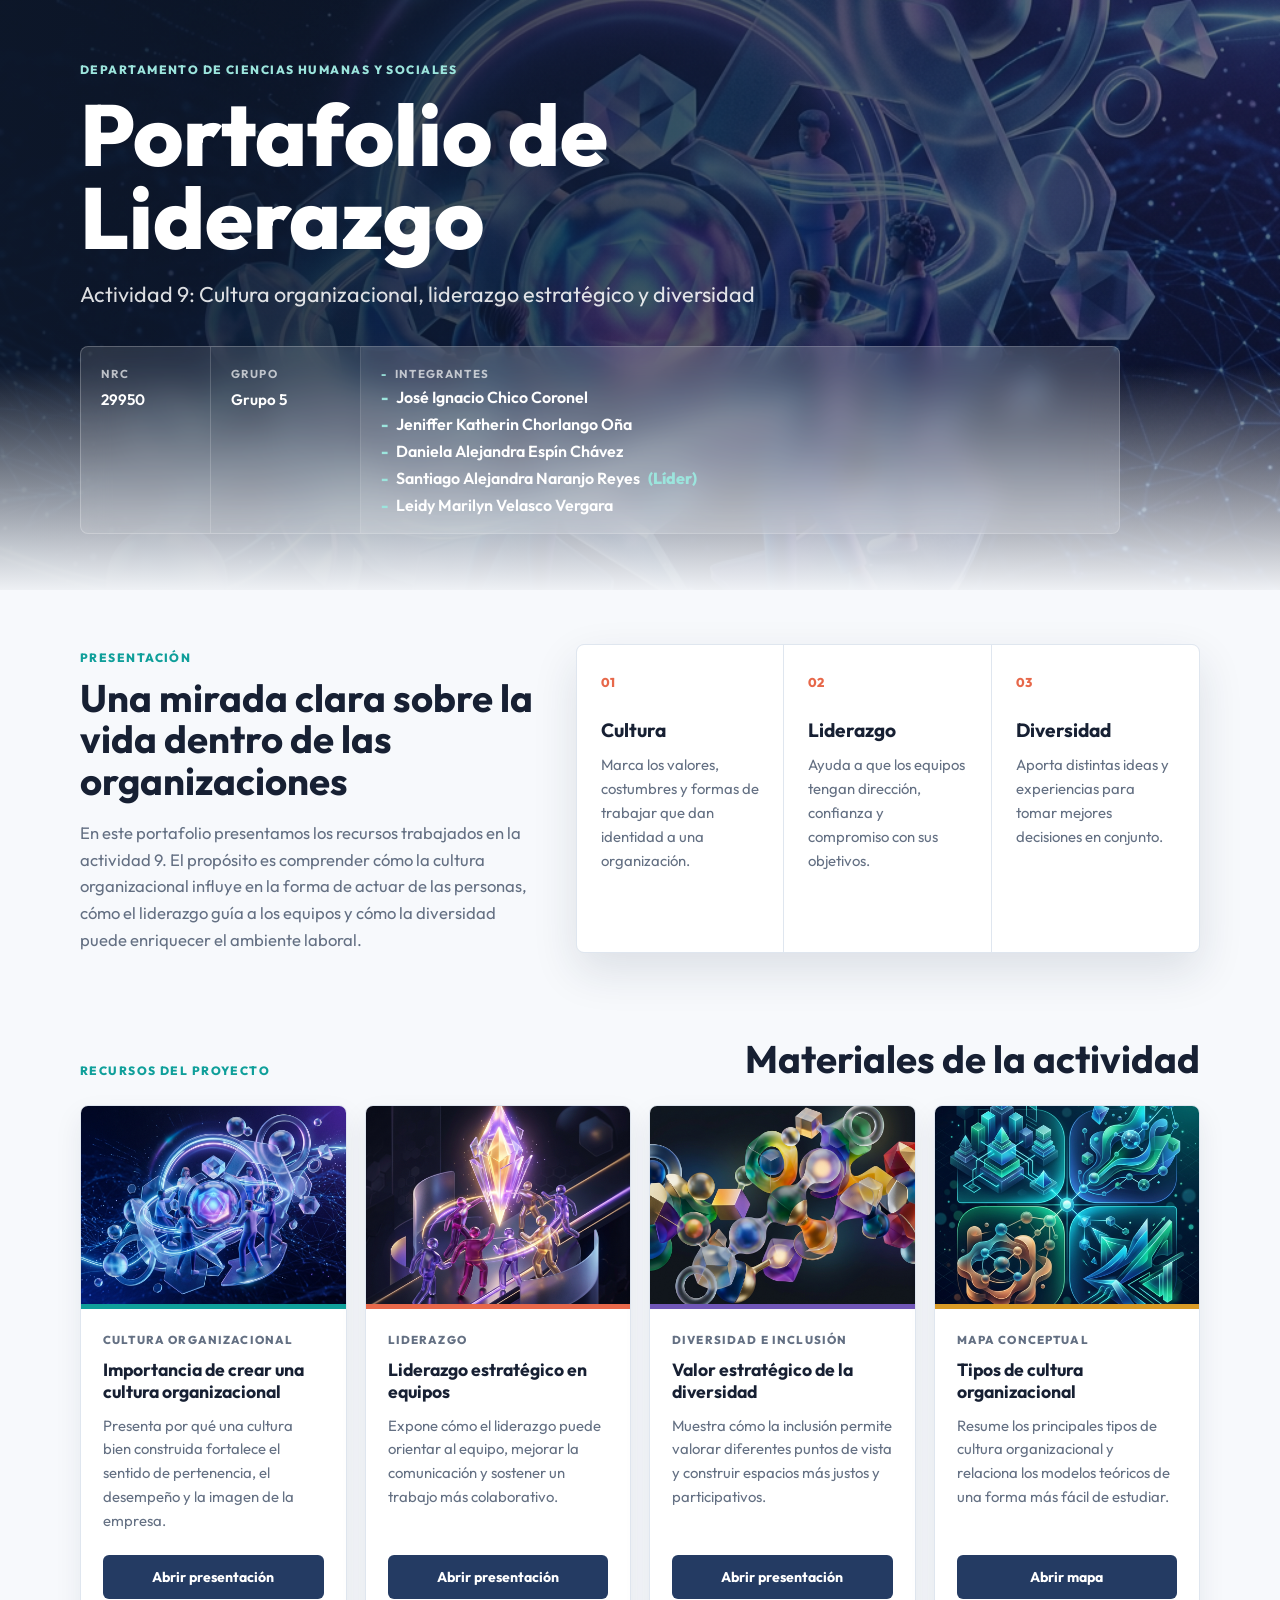
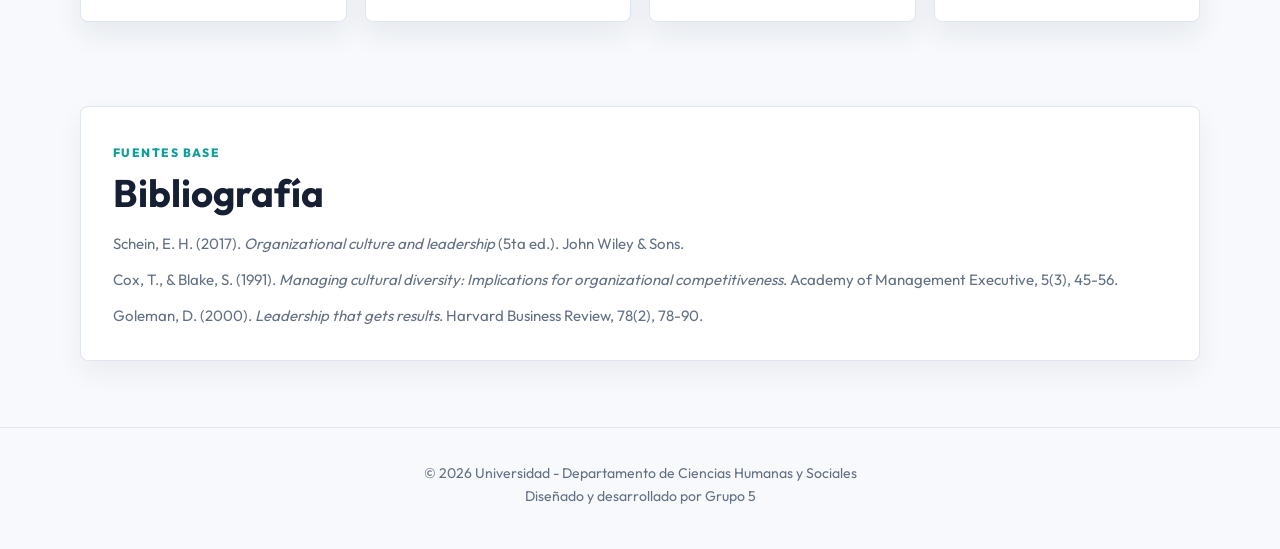
<file: index.html>
<!DOCTYPE html>
<html lang="es">
<head>
    <meta charset="UTF-8">
    <meta name="viewport" content="width=device-width, initial-scale=1.0">
    <title>Portafolio de Liderazgo - Actividad 9</title>
    <link rel="preconnect" href="https://fonts.googleapis.com">
    <link rel="preconnect" href="https://fonts.gstatic.com" crossorigin>
    <link href="https://fonts.googleapis.com/css2?family=Outfit:wght@300;400;500;600;700;800&display=swap" rel="stylesheet">
    <link rel="stylesheet" href="styles.css">
</head>
<body>
    <header class="hero">
        <div class="hero-overlay"></div>
        <div class="hero-content">
            <span class="badge">Departamento de Ciencias Humanas y Sociales</span>
            <h1 class="main-title">Portafolio de Liderazgo</h1>
            <p class="subtitle">Actividad 9: Cultura organizacional, liderazgo estratégico y diversidad</p>

            <div class="project-meta" aria-label="Datos del proyecto">
                <div class="meta-item">
                    <span class="meta-label">NRC</span>
                    <strong>29950</strong>
                </div>
                <div class="meta-item">
                    <span class="meta-label">Grupo</span>
                    <strong>Grupo 5</strong>
                </div>
                <div class="meta-item meta-members">
                    <span class="meta-label">Integrantes</span>
                    <strong>
                        <span>José Ignacio Chico Coronel</span>
                        <span>Jeniffer Katherin Chorlango Oña</span>
                        <span>Daniela Alejandra Espín Chávez</span>
                        <span>Santiago Alejandra Naranjo Reyes <em>(Líder)</em></span>
                        <span>Leidy Marilyn Velasco Vergara</span>
                    </strong>
                </div>
            </div>
        </div>
    </header>

    <main>
        <section class="intro-section fade-in">
            <div class="intro-copy">
                <span class="section-kicker">Presentación</span>
                <h2>Una mirada clara sobre la vida dentro de las organizaciones</h2>
                <p>
                    En este portafolio presentamos los recursos trabajados en la actividad 9. El propósito es comprender cómo la cultura organizacional influye en la forma de actuar de las personas, cómo el liderazgo guía a los equipos y cómo la diversidad puede enriquecer el ambiente laboral.
                </p>
            </div>
            <div class="insight-strip" aria-label="Síntesis de ideas principales">
                <article>
                    <span>01</span>
                    <strong>Cultura</strong>
                    <p>Marca los valores, costumbres y formas de trabajar que dan identidad a una organización.</p>
                </article>
                <article>
                    <span>02</span>
                    <strong>Liderazgo</strong>
                    <p>Ayuda a que los equipos tengan dirección, confianza y compromiso con sus objetivos.</p>
                </article>
                <article>
                    <span>03</span>
                    <strong>Diversidad</strong>
                    <p>Aporta distintas ideas y experiencias para tomar mejores decisiones en conjunto.</p>
                </article>
            </div>
        </section>

        <section class="gallery-section fade-in" aria-labelledby="recursos-title">
            <div class="section-heading">
                <span class="section-kicker">Recursos del proyecto</span>
                <h2 id="recursos-title">Materiales de la actividad</h2>
            </div>

            <div class="cards-grid">
                <article class="card theme-culture">
                    <img src="assets/cultura.png" alt="Representación visual de cultura organizacional">
                    <div class="card-content">
                        <span class="card-category">Cultura organizacional</span>
                        <h3>Importancia de crear una cultura organizacional</h3>
                        <p>Presenta por qué una cultura bien construida fortalece el sentido de pertenencia, el desempeño y la imagen de la empresa.</p>
                        <a href="https://canva.link/q5l4mup9t9b2k7m" target="_blank" rel="noopener" class="btn-primary">Abrir presentación</a>
                    </div>
                </article>

                <article class="card theme-leadership">
                    <img src="assets/liderazgo.png" alt="Representación visual de liderazgo en equipos">
                    <div class="card-content">
                        <span class="card-category">Liderazgo</span>
                        <h3>Liderazgo estratégico en equipos</h3>
                        <p>Expone cómo el liderazgo puede orientar al equipo, mejorar la comunicación y sostener un trabajo más colaborativo.</p>
                        <a href="https://prezi.com/view/oxN9UjwcpUMMY91NxE07/?referral_token=IOHVN7lnB3FN" target="_blank" rel="noopener" class="btn-primary">Abrir presentación</a>
                    </div>
                </article>

                <article class="card theme-diversity">
                    <img src="assets/diversidad.png" alt="Representación visual de diversidad e inclusión">
                    <div class="card-content">
                        <span class="card-category">Diversidad e inclusión</span>
                        <h3>Valor estratégico de la diversidad</h3>
                        <p>Muestra cómo la inclusión permite valorar diferentes puntos de vista y construir espacios más justos y participativos.</p>
                        <a href="https://canva.link/o8pd8vzksym9bm2" target="_blank" rel="noopener" class="btn-primary">Abrir presentación</a>
                    </div>
                </article>

                <article class="card theme-types">
                    <img src="assets/tipos_cultura.png" alt="Representación visual de tipos de cultura organizacional">
                    <div class="card-content">
                        <span class="card-category">Mapa conceptual</span>
                        <h3>Tipos de cultura organizacional</h3>
                        <p>Resume los principales tipos de cultura organizacional y relaciona los modelos teóricos de una forma más fácil de estudiar.</p>
                        <a href="Santi_Tipos_de_cultura_organizacional/gemini-code-1781806603919.html" class="btn-primary">Abrir mapa</a>
                    </div>
                </article>
            </div>
        </section>

        <section class="bib-section fade-in" aria-labelledby="bibliografia-title">
            <div class="bib-card">
                <span class="section-kicker">Fuentes base</span>
                <h2 id="bibliografia-title">Bibliografía</h2>
                <ul class="bib-list">
                    <li>Schein, E. H. (2017). <em>Organizational culture and leadership</em> (5ta ed.). John Wiley & Sons.</li>
                    <li>Cox, T., & Blake, S. (1991). <em>Managing cultural diversity: Implications for organizational competitiveness</em>. Academy of Management Executive, 5(3), 45-56.</li>
                    <li>Goleman, D. (2000). <em>Leadership that gets results</em>. Harvard Business Review, 78(2), 78-90.</li>
                </ul>
            </div>
        </section>
    </main>

    <footer>
        <p>© 2026 Universidad - Departamento de Ciencias Humanas y Sociales</p>
        <p>Diseñado y desarrollado por Grupo 5</p>
    </footer>

    <script src="script.js"></script>
</body>
</html>
</file>
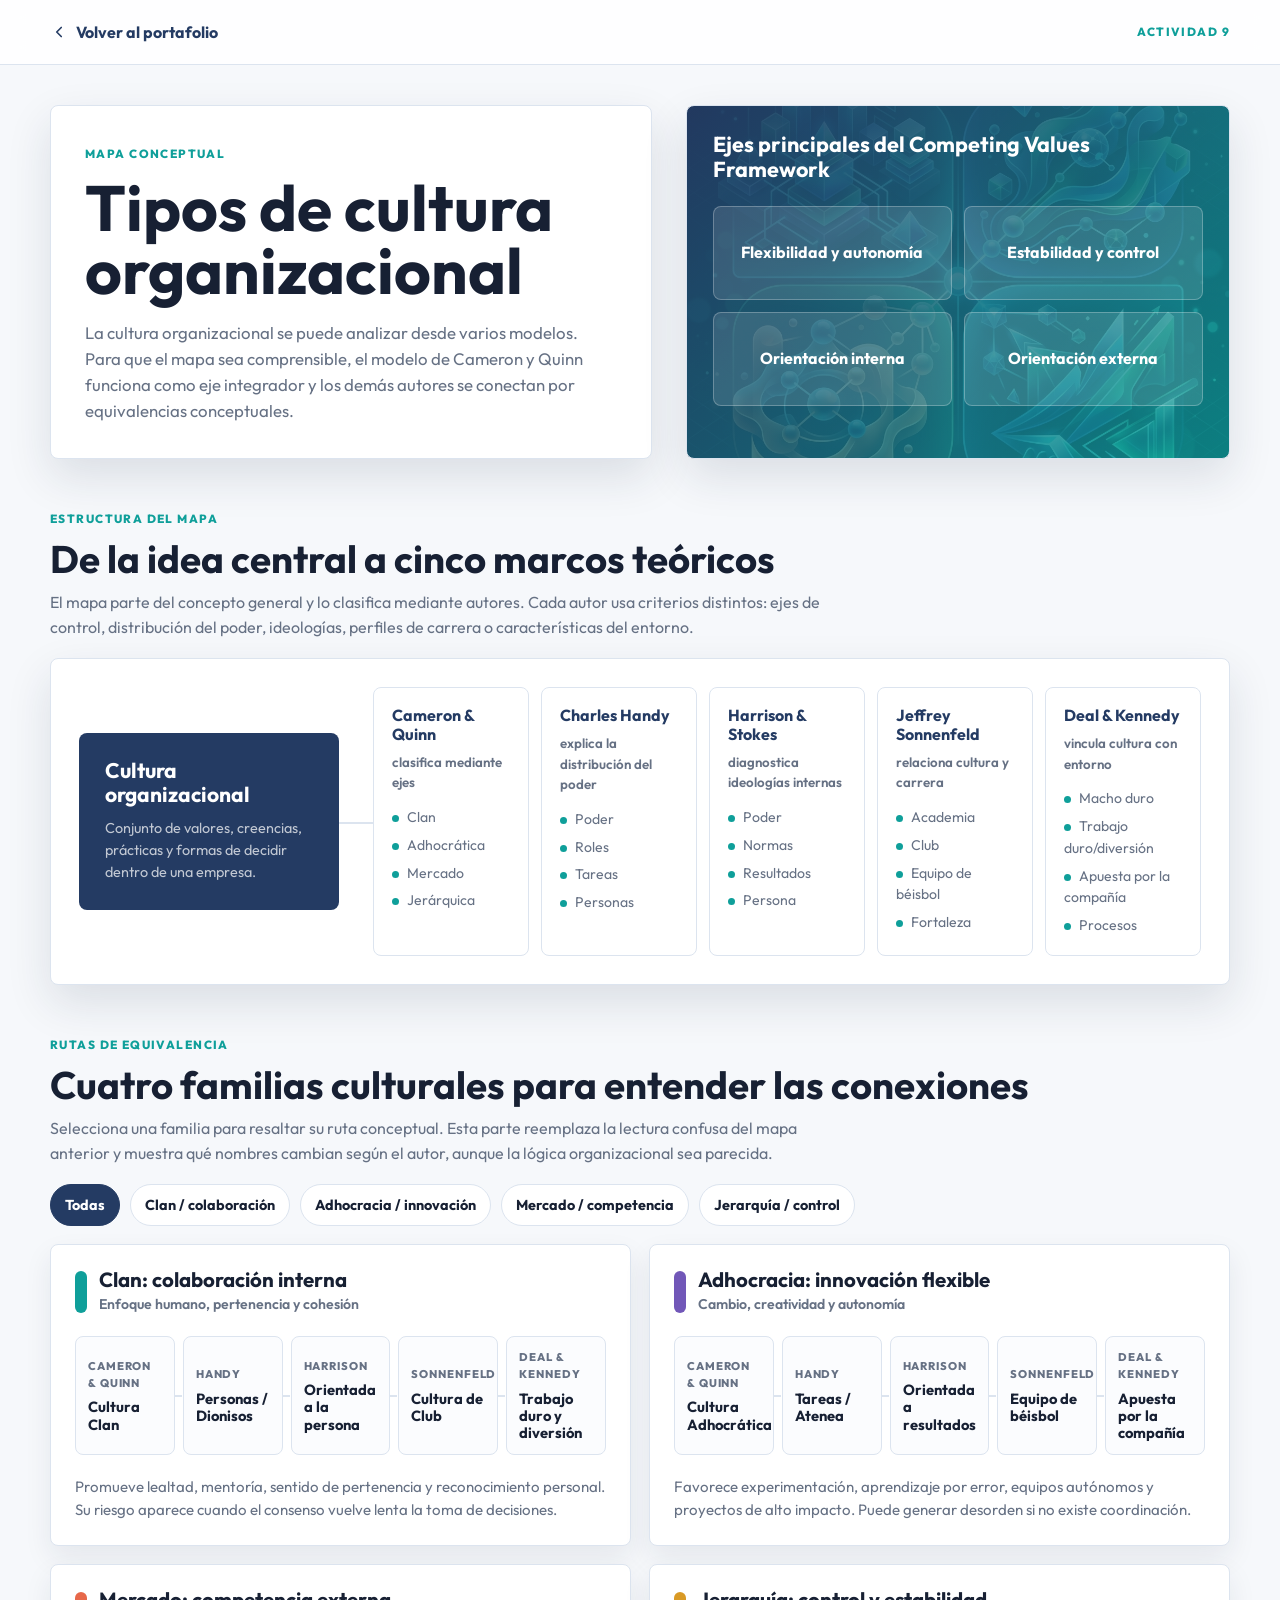
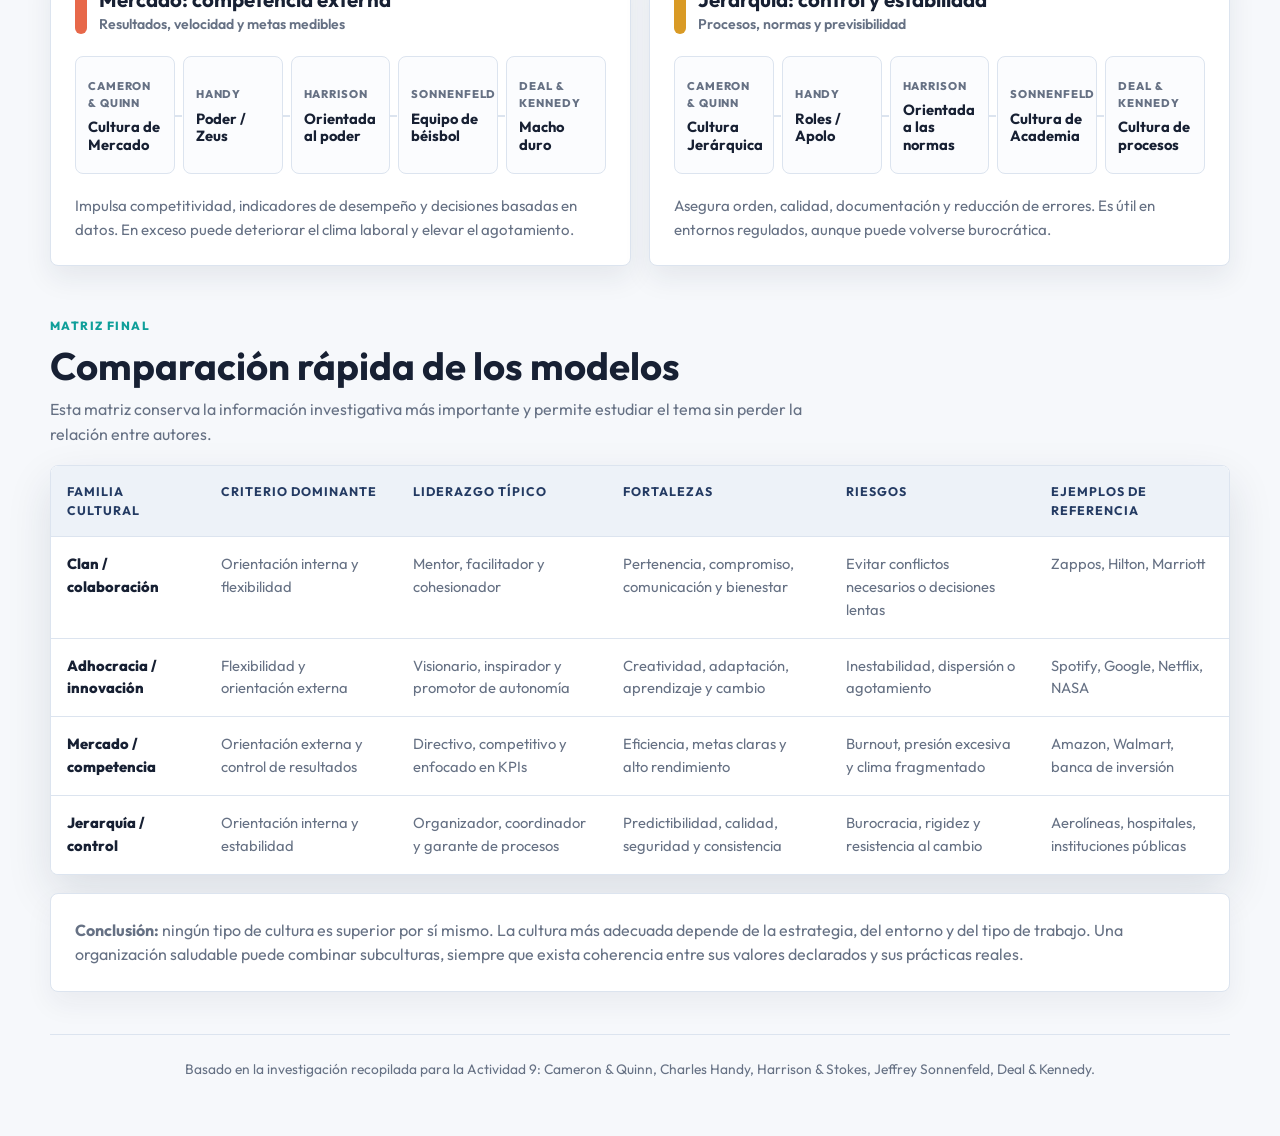
<file: Santi_Tipos_de_cultura_organizacional/gemini-code-1781806603919.html>
<!DOCTYPE html>
<html lang="es">
<head>
<meta charset="UTF-8">
<meta name="viewport" content="width=device-width, initial-scale=1.0">
<title>Mapa Conceptual - Tipos de Cultura Organizacional</title>
<link rel="preconnect" href="https://fonts.googleapis.com">
<link rel="preconnect" href="https://fonts.gstatic.com" crossorigin>
<link href="https://fonts.googleapis.com/css2?family=Outfit:wght@300;400;500;600;700;800&display=swap" rel="stylesheet">
<style>
  :root {
    --ink: #172033;
    --muted: #667184;
    --paper: #f6f8fb;
    --panel: #ffffff;
    --line: #dce4ef;
    --navy: #243b63;
    --teal: #0f9f9a;
    --coral: #e7684a;
    --gold: #d99a25;
    --violet: #7157b8;
    --green: #3a9d63;
    --shadow: 0 18px 45px rgba(26, 40, 68, 0.12);
    --radius: 8px;
  }

  * { box-sizing: border-box; margin: 0; padding: 0; }

  body {
    min-height: 100vh;
    background: var(--paper);
    color: var(--ink);
    font-family: 'Outfit', sans-serif;
    line-height: 1.55;
    -webkit-font-smoothing: antialiased;
  }

  .topbar {
    border-bottom: 1px solid var(--line);
    background: rgba(255, 255, 255, 0.86);
    backdrop-filter: blur(12px);
    position: sticky;
    top: 0;
    z-index: 10;
  }

  .topbar-inner {
    width: min(1180px, calc(100% - 32px));
    margin: 0 auto;
    min-height: 64px;
    display: flex;
    align-items: center;
    justify-content: space-between;
    gap: 18px;
  }

  .btn-back {
    display: inline-flex;
    align-items: center;
    gap: 8px;
    color: var(--navy);
    font-weight: 700;
    text-decoration: none;
  }

  .btn-back svg {
    width: 18px;
    height: 18px;
  }

  .page-shell {
    width: min(1180px, calc(100% - 32px));
    margin: 0 auto;
    padding: 40px 0 56px;
  }

  .hero {
    display: grid;
    grid-template-columns: minmax(0, 1.05fr) minmax(320px, 0.95fr);
    gap: 34px;
    align-items: stretch;
  }

  .hero-copy,
  .axis-card,
  .concept-map,
  .route-card,
  .model-card,
  .matrix-card,
  .note-card {
    border: 1px solid var(--line);
    border-radius: var(--radius);
    background: var(--panel);
    box-shadow: var(--shadow);
  }

  .hero-copy {
    padding: 34px;
  }

  .kicker {
    color: var(--teal);
    font-size: 0.74rem;
    font-weight: 800;
    letter-spacing: 0.12em;
    text-transform: uppercase;
  }

  h1 {
    margin-top: 12px;
    max-width: 760px;
    font-size: clamp(2.2rem, 5vw, 4.3rem);
    line-height: 0.98;
    letter-spacing: 0;
  }

  .hero-copy p {
    margin-top: 18px;
    color: var(--muted);
    font-size: 1.05rem;
  }

  .axis-card {
    padding: 26px;
    background:
      linear-gradient(135deg, rgba(36, 59, 99, 0.94), rgba(15, 159, 154, 0.78)),
      url("../assets/tipos_cultura.png") center / cover no-repeat;
    color: #fff;
  }

  .axis-card h2 {
    font-size: 1.35rem;
    line-height: 1.15;
  }

  .axis-grid {
    margin-top: 24px;
    display: grid;
    grid-template-columns: 1fr 1fr;
    gap: 12px;
  }

  .axis-grid span {
    min-height: 94px;
    display: grid;
    place-items: center;
    padding: 14px;
    border: 1px solid rgba(255, 255, 255, 0.26);
    border-radius: var(--radius);
    background: rgba(255, 255, 255, 0.12);
    text-align: center;
    font-weight: 700;
  }

  .section-head {
    margin: 46px 0 18px;
  }

  .section-head h2 {
    margin-top: 8px;
    font-size: clamp(1.7rem, 3vw, 2.4rem);
    line-height: 1.1;
  }

  .section-head p {
    max-width: 780px;
    margin-top: 10px;
    color: var(--muted);
  }

  .concept-map {
    padding: 28px;
    overflow: hidden;
  }

  .map-grid {
    display: grid;
    grid-template-columns: 260px minmax(0, 1fr);
    gap: 34px;
    align-items: center;
  }

  .root-node {
    position: relative;
    padding: 26px;
    border-radius: var(--radius);
    background: var(--navy);
    color: #fff;
  }

  .root-node::after {
    content: "";
    position: absolute;
    top: 50%;
    right: -35px;
    width: 35px;
    height: 2px;
    background: var(--line);
  }

  .root-node strong {
    display: block;
    font-size: 1.32rem;
    line-height: 1.12;
  }

  .root-node span {
    display: block;
    margin-top: 10px;
    color: rgba(255, 255, 255, 0.72);
    font-size: 0.9rem;
  }

  .branches {
    display: grid;
    grid-template-columns: repeat(5, minmax(0, 1fr));
    gap: 12px;
  }

  .model-card {
    min-height: 230px;
    padding: 18px;
    box-shadow: none;
  }

  .model-card b {
    display: block;
    color: var(--navy);
    font-size: 1rem;
    line-height: 1.18;
  }

  .model-card small {
    display: block;
    margin-top: 8px;
    color: var(--muted);
    font-weight: 600;
  }

  .model-card ul {
    margin-top: 14px;
    list-style: none;
    color: var(--muted);
    font-size: 0.88rem;
  }

  .model-card li + li {
    margin-top: 6px;
  }

  .model-card li::before {
    content: "";
    display: inline-block;
    width: 7px;
    height: 7px;
    margin-right: 8px;
    border-radius: 50%;
    background: var(--teal);
  }

  .controls {
    display: flex;
    flex-wrap: wrap;
    gap: 10px;
    margin-bottom: 18px;
  }

  .route-filter {
    border: 1px solid var(--line);
    border-radius: 999px;
    background: var(--panel);
    color: var(--ink);
    cursor: pointer;
    font: inherit;
    font-size: 0.9rem;
    font-weight: 700;
    padding: 9px 14px;
    transition: background 0.2s ease, color 0.2s ease, border-color 0.2s ease;
  }

  .route-filter.active,
  .route-filter:hover {
    border-color: var(--navy);
    background: var(--navy);
    color: #fff;
  }

  .routes-grid {
    display: grid;
    grid-template-columns: repeat(2, minmax(0, 1fr));
    gap: 18px;
  }

  .route-card {
    padding: 24px;
    box-shadow: 0 12px 28px rgba(26, 40, 68, 0.08);
    transition: transform 0.2s ease, opacity 0.2s ease;
  }

  .route-card.dimmed {
    opacity: 0.22;
  }

  .route-title {
    display: flex;
    align-items: center;
    gap: 12px;
  }

  .route-mark {
    width: 12px;
    height: 42px;
    border-radius: 999px;
    background: var(--teal);
  }

  .route-card[data-route="adhocracia"] .route-mark { background: var(--violet); }
  .route-card[data-route="mercado"] .route-mark { background: var(--coral); }
  .route-card[data-route="jerarquia"] .route-mark { background: var(--gold); }

  .route-title h3 {
    font-size: 1.28rem;
    line-height: 1.08;
  }

  .route-title span {
    color: var(--muted);
    font-size: 0.88rem;
    font-weight: 600;
  }

  .connector-line {
    margin: 20px 0;
    display: grid;
    grid-template-columns: repeat(5, minmax(0, 1fr));
    gap: 8px;
  }

  .concept-node {
    min-height: 118px;
    display: flex;
    flex-direction: column;
    justify-content: center;
    position: relative;
    padding: 12px;
    border: 1px solid var(--line);
    border-radius: var(--radius);
    background: #fbfcfe;
  }

  .concept-node::after {
    content: "";
    position: absolute;
    top: 50%;
    right: -8px;
    width: 8px;
    height: 2px;
    background: var(--line);
  }

  .concept-node:last-child::after {
    display: none;
  }

  .concept-node small {
    color: var(--muted);
    font-size: 0.7rem;
    font-weight: 800;
    letter-spacing: 0.08em;
    text-transform: uppercase;
  }

  .concept-node b {
    margin-top: 6px;
    font-size: 0.92rem;
    line-height: 1.18;
  }

  .route-card p {
    color: var(--muted);
    font-size: 0.94rem;
  }

  .matrix-card {
    overflow: hidden;
  }

  .matrix-scroll {
    overflow-x: auto;
  }

  table {
    width: 100%;
    min-width: 980px;
    border-collapse: collapse;
    background: var(--panel);
  }

  th,
  td {
    padding: 16px;
    border-bottom: 1px solid var(--line);
    text-align: left;
    vertical-align: top;
  }

  th {
    background: #edf2f8;
    color: var(--navy);
    font-size: 0.78rem;
    letter-spacing: 0.08em;
    text-transform: uppercase;
  }

  td {
    color: var(--muted);
    font-size: 0.92rem;
  }

  td:first-child {
    color: var(--ink);
    font-weight: 800;
  }

  tr:last-child td {
    border-bottom: 0;
  }

  .note-card {
    margin-top: 18px;
    padding: 24px;
    box-shadow: 0 12px 28px rgba(26, 40, 68, 0.06);
  }

  .note-card p {
    color: var(--muted);
  }

  footer {
    margin-top: 42px;
    padding-top: 24px;
    border-top: 1px solid var(--line);
    color: var(--muted);
    text-align: center;
    font-size: 0.86rem;
  }

  @media (max-width: 1050px) {
    .hero,
    .map-grid,
    .routes-grid {
      grid-template-columns: 1fr;
    }

    .root-node::after {
      display: none;
    }

    .branches {
      grid-template-columns: repeat(2, minmax(0, 1fr));
    }
  }

  @media (max-width: 720px) {
    .topbar-inner {
      display: grid;
      padding: 12px 0;
    }

    .hero-copy,
    .axis-card,
    .concept-map {
      padding: 22px;
    }

    .axis-grid,
    .branches,
    .connector-line {
      grid-template-columns: 1fr;
    }

    .concept-node::after {
      display: none;
    }
  }
</style>
</head>
<body>
<nav class="topbar" aria-label="Navegación principal">
  <div class="topbar-inner">
    <a href="../index.html" class="btn-back">
      <svg viewBox="0 0 24 24" fill="none" aria-hidden="true">
        <path d="M15 18l-6-6 6-6" stroke="currentColor" stroke-width="2.2" stroke-linecap="round" stroke-linejoin="round"/>
      </svg>
      Volver al portafolio
    </a>
    <span class="kicker">Actividad 9</span>
  </div>
</nav>

<main class="page-shell">
  <section class="hero">
    <div class="hero-copy">
      <span class="kicker">Mapa conceptual</span>
      <h1>Tipos de cultura organizacional</h1>
      <p>
        La cultura organizacional se puede analizar desde varios modelos. Para que el mapa sea comprensible, el modelo de Cameron y Quinn funciona como eje integrador y los demás autores se conectan por equivalencias conceptuales.
      </p>
    </div>

    <aside class="axis-card" aria-label="Ejes de Cameron y Quinn">
      <h2>Ejes principales del Competing Values Framework</h2>
      <div class="axis-grid">
        <span>Flexibilidad y autonomía</span>
        <span>Estabilidad y control</span>
        <span>Orientación interna</span>
        <span>Orientación externa</span>
      </div>
    </aside>
  </section>

  <section class="section-head">
    <span class="kicker">Estructura del mapa</span>
    <h2>De la idea central a cinco marcos teóricos</h2>
    <p>El mapa parte del concepto general y lo clasifica mediante autores. Cada autor usa criterios distintos: ejes de control, distribución del poder, ideologías, perfiles de carrera o características del entorno.</p>
  </section>

  <section class="concept-map" aria-label="Mapa conceptual de modelos">
    <div class="map-grid">
      <div class="root-node">
        <strong>Cultura organizacional</strong>
        <span>Conjunto de valores, creencias, prácticas y formas de decidir dentro de una empresa.</span>
      </div>

      <div class="branches">
        <article class="model-card">
          <b>Cameron &amp; Quinn</b>
          <small>clasifica mediante ejes</small>
          <ul>
            <li>Clan</li>
            <li>Adhocrática</li>
            <li>Mercado</li>
            <li>Jerárquica</li>
          </ul>
        </article>
        <article class="model-card">
          <b>Charles Handy</b>
          <small>explica la distribución del poder</small>
          <ul>
            <li>Poder</li>
            <li>Roles</li>
            <li>Tareas</li>
            <li>Personas</li>
          </ul>
        </article>
        <article class="model-card">
          <b>Harrison &amp; Stokes</b>
          <small>diagnostica ideologías internas</small>
          <ul>
            <li>Poder</li>
            <li>Normas</li>
            <li>Resultados</li>
            <li>Persona</li>
          </ul>
        </article>
        <article class="model-card">
          <b>Jeffrey Sonnenfeld</b>
          <small>relaciona cultura y carrera</small>
          <ul>
            <li>Academia</li>
            <li>Club</li>
            <li>Equipo de béisbol</li>
            <li>Fortaleza</li>
          </ul>
        </article>
        <article class="model-card">
          <b>Deal &amp; Kennedy</b>
          <small>vincula cultura con entorno</small>
          <ul>
            <li>Macho duro</li>
            <li>Trabajo duro/diversión</li>
            <li>Apuesta por la compañía</li>
            <li>Procesos</li>
          </ul>
        </article>
      </div>
    </div>
  </section>

  <section class="section-head">
    <span class="kicker">Rutas de equivalencia</span>
    <h2>Cuatro familias culturales para entender las conexiones</h2>
    <p>Selecciona una familia para resaltar su ruta conceptual. Esta parte reemplaza la lectura confusa del mapa anterior y muestra qué nombres cambian según el autor, aunque la lógica organizacional sea parecida.</p>
  </section>

  <div class="controls" aria-label="Filtros del mapa">
    <button class="route-filter active" data-filter="todas">Todas</button>
    <button class="route-filter" data-filter="clan">Clan / colaboración</button>
    <button class="route-filter" data-filter="adhocracia">Adhocracia / innovación</button>
    <button class="route-filter" data-filter="mercado">Mercado / competencia</button>
    <button class="route-filter" data-filter="jerarquia">Jerarquía / control</button>
  </div>

  <section class="routes-grid" aria-label="Rutas culturales comparativas">
    <article class="route-card" data-route="clan">
      <div class="route-title">
        <span class="route-mark"></span>
        <div>
          <h3>Clan: colaboración interna</h3>
          <span>Enfoque humano, pertenencia y cohesión</span>
        </div>
      </div>
      <div class="connector-line">
        <div class="concept-node"><small>Cameron &amp; Quinn</small><b>Cultura Clan</b></div>
        <div class="concept-node"><small>Handy</small><b>Personas / Dionisos</b></div>
        <div class="concept-node"><small>Harrison</small><b>Orientada a la persona</b></div>
        <div class="concept-node"><small>Sonnenfeld</small><b>Cultura de Club</b></div>
        <div class="concept-node"><small>Deal &amp; Kennedy</small><b>Trabajo duro y diversión</b></div>
      </div>
      <p>Promueve lealtad, mentoría, sentido de pertenencia y reconocimiento personal. Su riesgo aparece cuando el consenso vuelve lenta la toma de decisiones.</p>
    </article>

    <article class="route-card" data-route="adhocracia">
      <div class="route-title">
        <span class="route-mark"></span>
        <div>
          <h3>Adhocracia: innovación flexible</h3>
          <span>Cambio, creatividad y autonomía</span>
        </div>
      </div>
      <div class="connector-line">
        <div class="concept-node"><small>Cameron &amp; Quinn</small><b>Cultura Adhocrática</b></div>
        <div class="concept-node"><small>Handy</small><b>Tareas / Atenea</b></div>
        <div class="concept-node"><small>Harrison</small><b>Orientada a resultados</b></div>
        <div class="concept-node"><small>Sonnenfeld</small><b>Equipo de béisbol</b></div>
        <div class="concept-node"><small>Deal &amp; Kennedy</small><b>Apuesta por la compañía</b></div>
      </div>
      <p>Favorece experimentación, aprendizaje por error, equipos autónomos y proyectos de alto impacto. Puede generar desorden si no existe coordinación.</p>
    </article>

    <article class="route-card" data-route="mercado">
      <div class="route-title">
        <span class="route-mark"></span>
        <div>
          <h3>Mercado: competencia externa</h3>
          <span>Resultados, velocidad y metas medibles</span>
        </div>
      </div>
      <div class="connector-line">
        <div class="concept-node"><small>Cameron &amp; Quinn</small><b>Cultura de Mercado</b></div>
        <div class="concept-node"><small>Handy</small><b>Poder / Zeus</b></div>
        <div class="concept-node"><small>Harrison</small><b>Orientada al poder</b></div>
        <div class="concept-node"><small>Sonnenfeld</small><b>Equipo de béisbol</b></div>
        <div class="concept-node"><small>Deal &amp; Kennedy</small><b>Macho duro</b></div>
      </div>
      <p>Impulsa competitividad, indicadores de desempeño y decisiones basadas en datos. En exceso puede deteriorar el clima laboral y elevar el agotamiento.</p>
    </article>

    <article class="route-card" data-route="jerarquia">
      <div class="route-title">
        <span class="route-mark"></span>
        <div>
          <h3>Jerarquía: control y estabilidad</h3>
          <span>Procesos, normas y previsibilidad</span>
        </div>
      </div>
      <div class="connector-line">
        <div class="concept-node"><small>Cameron &amp; Quinn</small><b>Cultura Jerárquica</b></div>
        <div class="concept-node"><small>Handy</small><b>Roles / Apolo</b></div>
        <div class="concept-node"><small>Harrison</small><b>Orientada a las normas</b></div>
        <div class="concept-node"><small>Sonnenfeld</small><b>Cultura de Academia</b></div>
        <div class="concept-node"><small>Deal &amp; Kennedy</small><b>Cultura de procesos</b></div>
      </div>
      <p>Asegura orden, calidad, documentación y reducción de errores. Es útil en entornos regulados, aunque puede volverse burocrática.</p>
    </article>
  </section>

  <section class="section-head">
    <span class="kicker">Matriz final</span>
    <h2>Comparación rápida de los modelos</h2>
    <p>Esta matriz conserva la información investigativa más importante y permite estudiar el tema sin perder la relación entre autores.</p>
  </section>

  <section class="matrix-card" aria-label="Matriz de equivalencias">
    <div class="matrix-scroll">
      <table>
        <thead>
          <tr>
            <th>Familia cultural</th>
            <th>Criterio dominante</th>
            <th>Liderazgo típico</th>
            <th>Fortalezas</th>
            <th>Riesgos</th>
            <th>Ejemplos de referencia</th>
          </tr>
        </thead>
        <tbody>
          <tr>
            <td>Clan / colaboración</td>
            <td>Orientación interna y flexibilidad</td>
            <td>Mentor, facilitador y cohesionador</td>
            <td>Pertenencia, compromiso, comunicación y bienestar</td>
            <td>Evitar conflictos necesarios o decisiones lentas</td>
            <td>Zappos, Hilton, Marriott</td>
          </tr>
          <tr>
            <td>Adhocracia / innovación</td>
            <td>Flexibilidad y orientación externa</td>
            <td>Visionario, inspirador y promotor de autonomía</td>
            <td>Creatividad, adaptación, aprendizaje y cambio</td>
            <td>Inestabilidad, dispersión o agotamiento</td>
            <td>Spotify, Google, Netflix, NASA</td>
          </tr>
          <tr>
            <td>Mercado / competencia</td>
            <td>Orientación externa y control de resultados</td>
            <td>Directivo, competitivo y enfocado en KPIs</td>
            <td>Eficiencia, metas claras y alto rendimiento</td>
            <td>Burnout, presión excesiva y clima fragmentado</td>
            <td>Amazon, Walmart, banca de inversión</td>
          </tr>
          <tr>
            <td>Jerarquía / control</td>
            <td>Orientación interna y estabilidad</td>
            <td>Organizador, coordinador y garante de procesos</td>
            <td>Predictibilidad, calidad, seguridad y consistencia</td>
            <td>Burocracia, rigidez y resistencia al cambio</td>
            <td>Aerolíneas, hospitales, instituciones públicas</td>
          </tr>
        </tbody>
      </table>
    </div>
  </section>

  <aside class="note-card">
    <p><strong>Conclusión:</strong> ningún tipo de cultura es superior por sí mismo. La cultura más adecuada depende de la estrategia, del entorno y del tipo de trabajo. Una organización saludable puede combinar subculturas, siempre que exista coherencia entre sus valores declarados y sus prácticas reales.</p>
  </aside>

  <footer>
    Basado en la investigación recopilada para la Actividad 9: Cameron &amp; Quinn, Charles Handy, Harrison &amp; Stokes, Jeffrey Sonnenfeld, Deal &amp; Kennedy.
  </footer>
</main>

<script>
document.addEventListener("DOMContentLoaded", () => {
  const buttons = document.querySelectorAll(".route-filter");
  const cards = document.querySelectorAll(".route-card");

  buttons.forEach((button) => {
    button.addEventListener("click", () => {
      const filter = button.dataset.filter;
      buttons.forEach((item) => item.classList.remove("active"));
      button.classList.add("active");

      cards.forEach((card) => {
        const visible = filter === "todas" || card.dataset.route === filter;
        card.classList.toggle("dimmed", !visible);
      });
    });
  });
});
</script>
</body>
</html>
</file>
<file: styles.css>
:root {
    --ink: #172033;
    --muted: #647083;
    --paper: #f7f9fc;
    --panel: #ffffff;
    --line: #dfe6ef;
    --navy: #243b63;
    --teal: #0f9f9a;
    --coral: #e7684a;
    --gold: #d99a25;
    --violet: #7157b8;
    --shadow: 0 18px 45px rgba(26, 40, 68, 0.12);
    --radius: 8px;
}

* {
    box-sizing: border-box;
    margin: 0;
    padding: 0;
}

body {
    background: var(--paper);
    color: var(--ink);
    font-family: 'Outfit', sans-serif;
    line-height: 1.6;
    -webkit-font-smoothing: antialiased;
}

.hero {
    min-height: 560px;
    position: relative;
    display: grid;
    align-items: end;
    padding: 56px 24px;
    overflow: hidden;
    background:
        linear-gradient(90deg, rgba(14, 24, 40, 0.9), rgba(14, 24, 40, 0.56)),
        url("assets/cultura.png") center / cover no-repeat;
    color: #fff;
}

.hero-overlay {
    position: absolute;
    inset: auto 0 0;
    height: 38%;
    background: linear-gradient(180deg, transparent, rgba(247, 249, 252, 0.96));
    pointer-events: none;
}

.hero-content {
    position: relative;
    z-index: 1;
    width: min(1120px, 100%);
    margin: 0 auto;
}

.badge,
.section-kicker {
    display: inline-flex;
    align-items: center;
    color: var(--teal);
    font-size: 0.75rem;
    font-weight: 800;
    letter-spacing: 0.12em;
    text-transform: uppercase;
}

.badge {
    color: #9ce5dd;
    margin-bottom: 14px;
}

.main-title {
    max-width: 760px;
    font-size: clamp(2.6rem, 7vw, 5.4rem);
    font-weight: 800;
    line-height: 0.96;
}

.subtitle {
    max-width: 680px;
    margin-top: 18px;
    color: rgba(255, 255, 255, 0.86);
    font-size: clamp(1.05rem, 2vw, 1.35rem);
    font-weight: 400;
}

.project-meta {
    width: min(1040px, 100%);
    margin-top: 34px;
    display: grid;
    grid-template-columns: 130px 150px minmax(0, 1fr);
    border: 1px solid rgba(255, 255, 255, 0.24);
    background: rgba(255, 255, 255, 0.12);
    backdrop-filter: blur(14px);
    border-radius: var(--radius);
    overflow: hidden;
}

.meta-item {
    padding: 18px 20px;
    border-right: 1px solid rgba(255, 255, 255, 0.18);
}

.meta-item:last-child {
    border-right: 0;
}

.meta-label {
    display: block;
    margin-bottom: 4px;
    color: rgba(255, 255, 255, 0.68);
    font-size: 0.72rem;
    font-weight: 700;
    letter-spacing: 0.1em;
    text-transform: uppercase;
}

.meta-item strong {
    font-size: 0.95rem;
    font-weight: 600;
}

.meta-members {
    background: rgba(255, 255, 255, 0.08);
}

.meta-members strong {
    display: flex;
    flex-direction: column;
    gap: 7px;
    font-size: 1rem;
    line-height: 1.25;
}

.meta-members span {
    display: flex;
    align-items: baseline;
    gap: 8px;
}

.meta-members span::before {
    content: "-";
    color: #9ce5dd;
    font-weight: 800;
}

.meta-members em {
    color: #9ce5dd;
    font-style: normal;
    font-weight: 800;
}

main {
    position: relative;
    z-index: 2;
}

.intro-section,
.gallery-section,
.bib-section {
    width: min(1120px, calc(100% - 40px));
    margin: 0 auto;
}

.intro-section {
    display: grid;
    grid-template-columns: minmax(0, 0.85fr) minmax(0, 1.15fr);
    gap: 34px;
    padding: 54px 0 36px;
}

.intro-copy h2,
.section-heading h2,
.bib-card h2 {
    margin-top: 8px;
    color: var(--ink);
    font-size: clamp(1.8rem, 3vw, 2.7rem);
    line-height: 1.08;
}

.intro-copy p {
    margin-top: 18px;
    color: var(--muted);
    font-size: 1.04rem;
}

.insight-strip {
    display: grid;
    grid-template-columns: repeat(3, 1fr);
    gap: 1px;
    overflow: hidden;
    border: 1px solid var(--line);
    border-radius: var(--radius);
    background: var(--line);
    box-shadow: var(--shadow);
}

.insight-strip article {
    min-height: 190px;
    padding: 24px;
    background: var(--panel);
}

.insight-strip span {
    color: var(--coral);
    font-weight: 800;
    font-size: 0.8rem;
}

.insight-strip strong {
    display: block;
    margin-top: 20px;
    font-size: 1.2rem;
}

.insight-strip p {
    margin-top: 8px;
    color: var(--muted);
    font-size: 0.93rem;
}

.gallery-section,
.bib-section {
    padding: 42px 0;
}

.section-heading {
    display: flex;
    align-items: end;
    justify-content: space-between;
    gap: 28px;
    margin-bottom: 24px;
}

.cards-grid {
    display: grid;
    grid-template-columns: repeat(4, minmax(0, 1fr));
    gap: 18px;
}

.card {
    display: flex;
    min-height: 100%;
    flex-direction: column;
    overflow: hidden;
    border: 1px solid var(--line);
    border-radius: var(--radius);
    background: var(--panel);
    box-shadow: 0 12px 28px rgba(26, 40, 68, 0.08);
    transition: transform 0.2s ease, box-shadow 0.2s ease;
}

.card:hover {
    transform: translateY(-5px);
    box-shadow: var(--shadow);
}

.card img {
    width: 100%;
    aspect-ratio: 4 / 3;
    object-fit: cover;
}

.card-content {
    display: flex;
    flex: 1;
    flex-direction: column;
    padding: 22px;
    border-top: 5px solid var(--navy);
}

.theme-culture .card-content { border-color: var(--teal); }
.theme-leadership .card-content { border-color: var(--coral); }
.theme-diversity .card-content { border-color: var(--violet); }
.theme-types .card-content { border-color: var(--gold); }

.card-category {
    color: var(--muted);
    font-size: 0.72rem;
    font-weight: 800;
    letter-spacing: 0.1em;
    text-transform: uppercase;
}

.card h3 {
    margin-top: 10px;
    color: var(--ink);
    font-size: 1.1rem;
    line-height: 1.2;
}

.card p {
    margin: 12px 0 22px;
    color: var(--muted);
    font-size: 0.93rem;
}

.btn-primary {
    display: inline-flex;
    align-items: center;
    justify-content: center;
    min-height: 44px;
    margin-top: auto;
    padding: 11px 16px;
    border: 0;
    border-radius: 6px;
    background: var(--navy);
    color: #fff;
    font-family: inherit;
    font-size: 0.88rem;
    font-weight: 700;
    text-decoration: none;
    transition: background 0.2s ease, transform 0.2s ease;
}

.btn-primary:hover {
    background: #162944;
}

.btn-primary.btn-disabled,
.btn-primary:disabled {
    background: #e8edf4;
    color: #8793a6;
    cursor: not-allowed;
}

.bib-card {
    border: 1px solid var(--line);
    border-radius: var(--radius);
    background: var(--panel);
    padding: 26px;
    box-shadow: 0 12px 28px rgba(26, 40, 68, 0.06);
}

.bib-card {
    padding: 32px;
}

.bib-list {
    margin-top: 18px;
    list-style: none;
}

.bib-list li {
    padding-left: 22px;
    text-indent: -22px;
    color: var(--muted);
    font-size: 0.94rem;
}

.bib-list li + li {
    margin-top: 12px;
}

footer {
    margin-top: 24px;
    padding: 34px 20px 42px;
    border-top: 1px solid var(--line);
    color: var(--muted);
    text-align: center;
    font-size: 0.88rem;
}

.fade-in {
    opacity: 0;
    transform: translateY(18px);
    transition: opacity 0.55s ease, transform 0.55s ease;
}

.fade-in.visible {
    opacity: 1;
    transform: translateY(0);
}

@media (max-width: 980px) {
    .hero {
        min-height: auto;
        padding-top: 96px;
    }

    .project-meta,
    .intro-section,
    .insight-strip,
    .cards-grid {
        grid-template-columns: 1fr;
    }

    .meta-item {
        border-right: 0;
        border-bottom: 1px solid rgba(255, 255, 255, 0.18);
    }

    .meta-item:last-child {
        border-bottom: 0;
    }
}

@media (max-width: 640px) {
    .hero {
        padding: 72px 18px 44px;
    }

    .intro-section,
    .gallery-section,
    .bib-section {
        width: min(100% - 28px, 1120px);
    }

    .section-heading {
        display: block;
    }

    .card-content,
    .bib-card {
        padding: 20px;
    }

}
</file>
